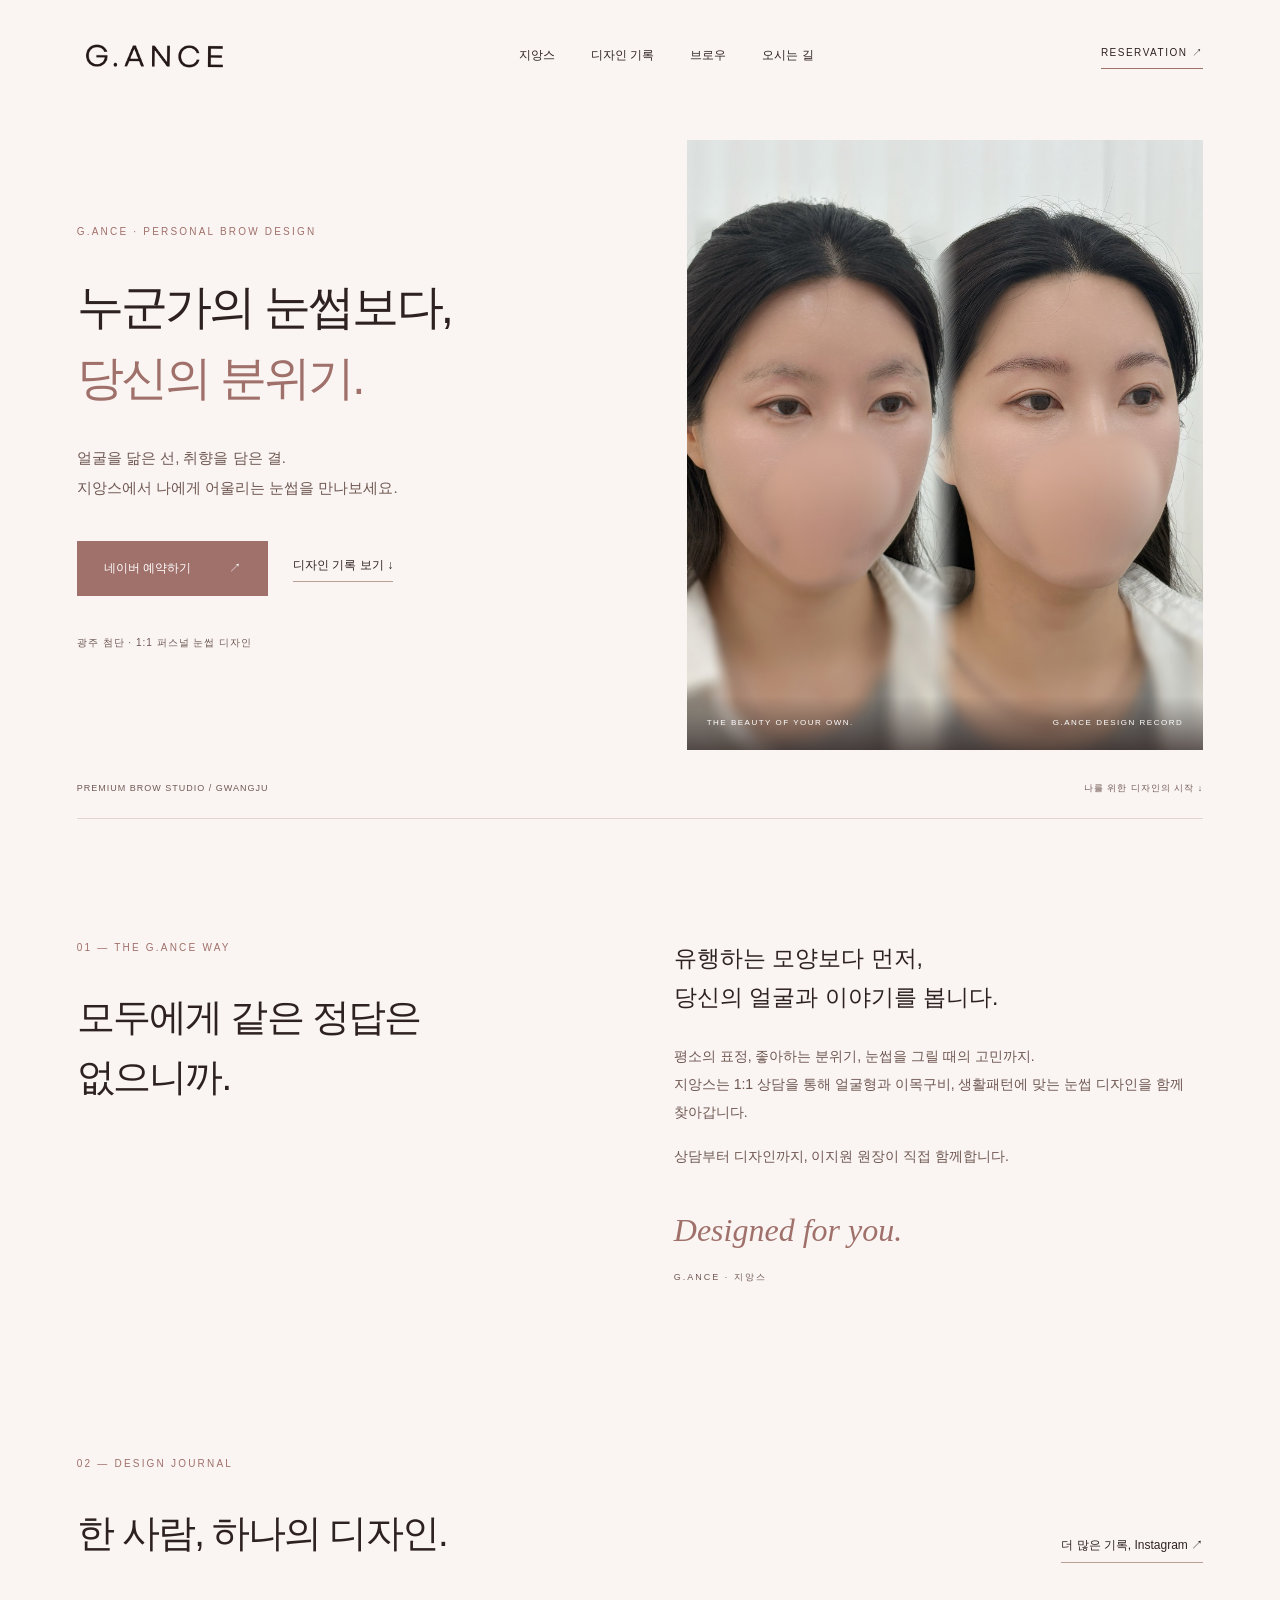
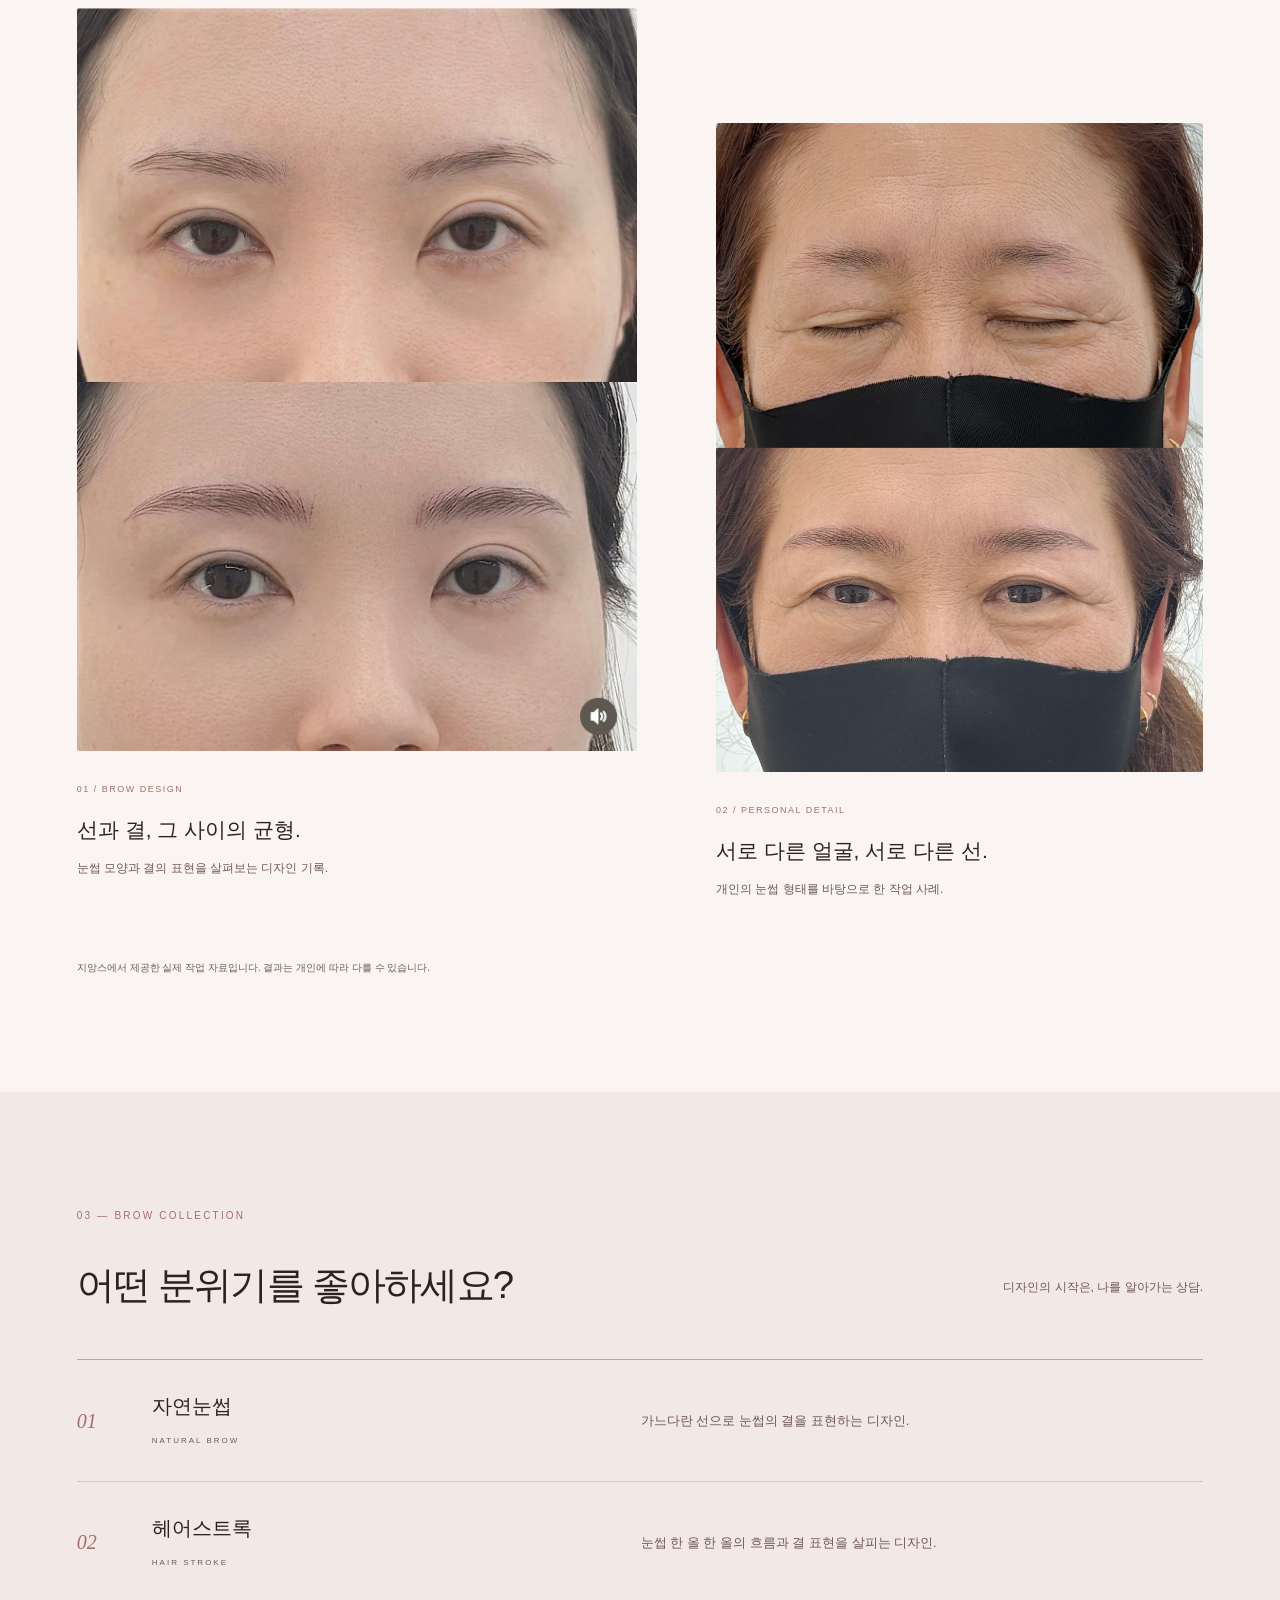
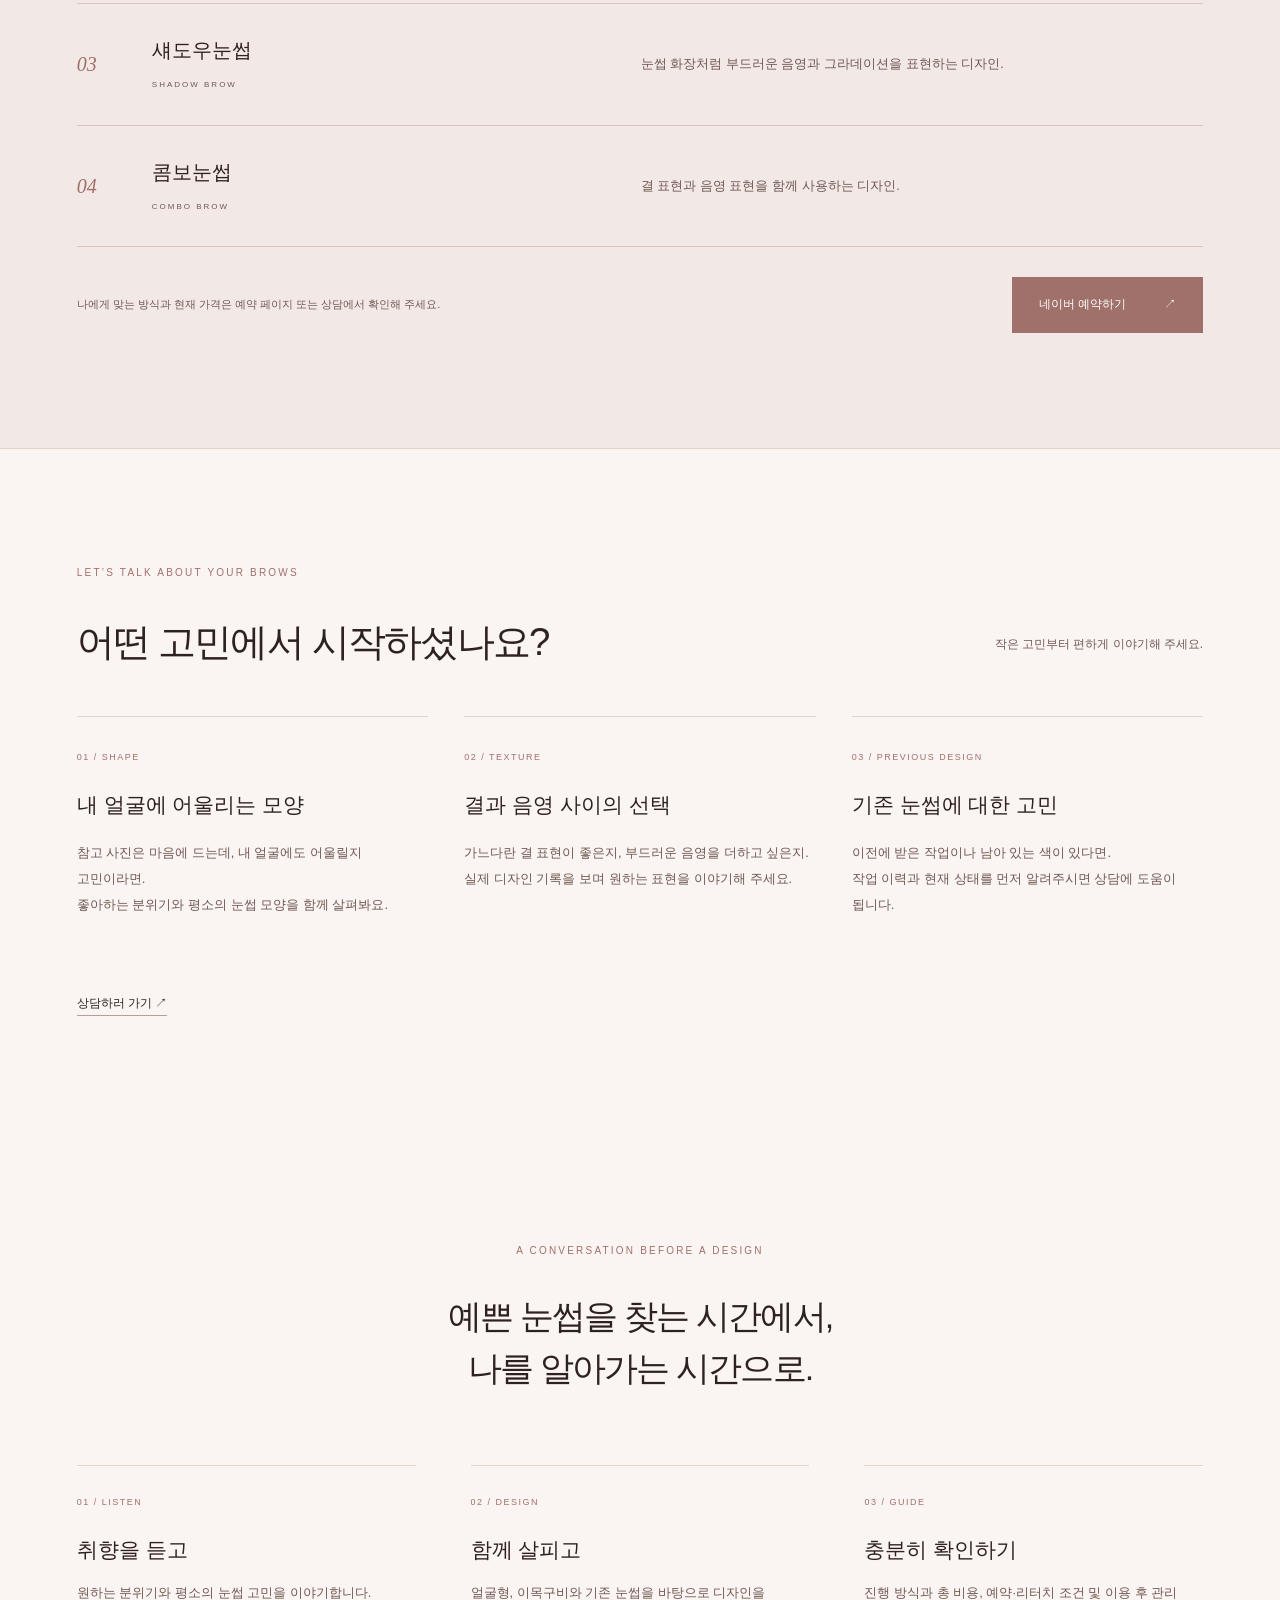
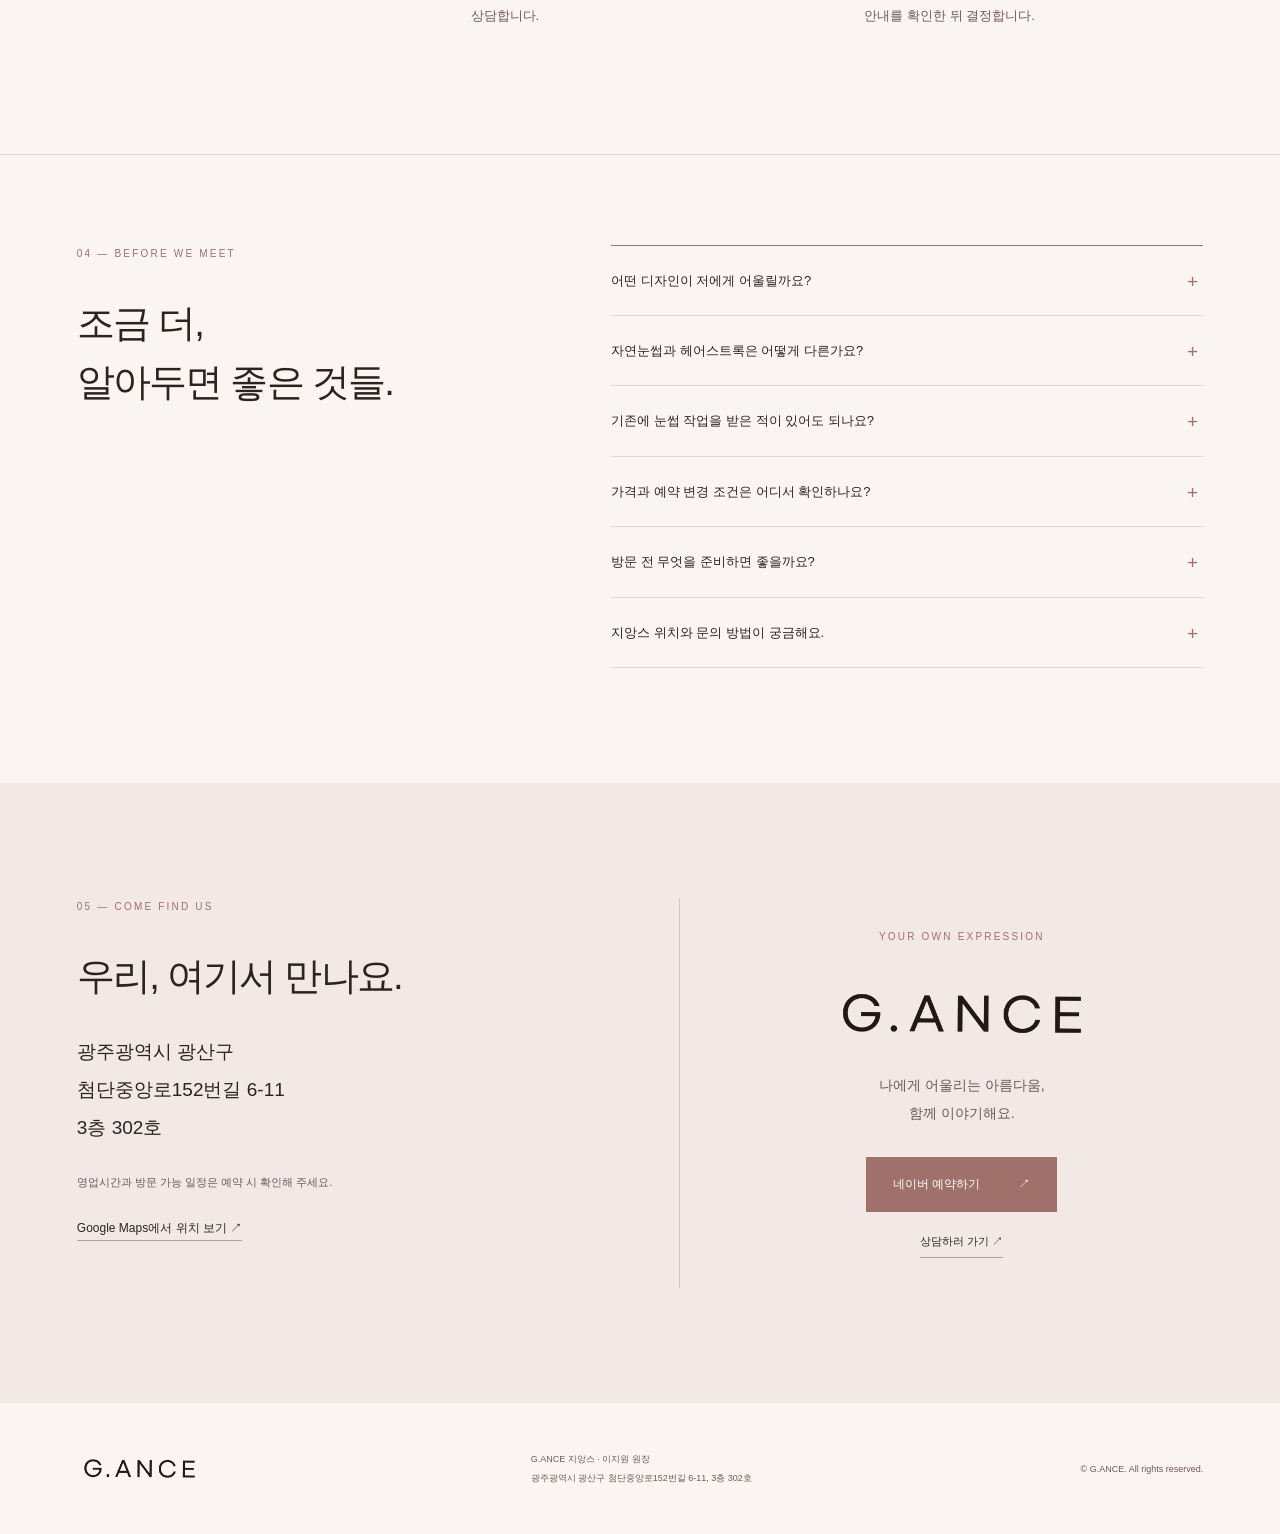
<file: index.html>
<!doctype html>
<html lang="ko">
<head>
  <meta charset="utf-8">
  <meta name="viewport" content="width=device-width, initial-scale=1">
  <title>G.ANCE 지앙스 | 광주 첨단 눈썹 디자인</title>
  <meta name="description" content="광주광역시 광산구 첨단지구의 눈썹 디자인 브랜드 G.ANCE(지앙스). 자연눈썹·헤어스트록 등 디자인 소개와 실제 작업 기록, 네이버 예약 및 방문 안내를 확인하세요.">
  <!-- 공개 주소 변경 시 scripts/configure.mjs 실행 후 배포 파일 재생성 -->
  <link rel="canonical" href="https://gance-web.netlify.app/">
  <meta property="og:type" content="website">
  <meta property="og:locale" content="ko_KR">
  <meta property="og:site_name" content="G.ANCE 지앙스">
  <meta property="og:title" content="G.ANCE 지앙스 | 광주 첨단 눈썹 디자인">
  <meta property="og:description" content="누군가의 눈썹보다, 당신의 분위기. 광주 첨단 지앙스의 실제 작업 기록과 1:1 디자인 상담 안내.">
  <meta property="og:url" content="https://gance-web.netlify.app/">
  <meta name="twitter:card" content="summary">
  <meta name="twitter:title" content="G.ANCE 지앙스 | 광주 첨단 눈썹 디자인">
  <meta name="twitter:description" content="광주 첨단 지앙스의 브랜드 소개와 위치, 문의 안내.">
  <meta name="theme-color" content="#faf5f3">
  <link rel="icon" href="assets/images/favicon.svg" type="image/svg+xml">
  <link rel="stylesheet" href="css/style.css">
  <script src="js/main.js" defer></script>
  <script type="application/ld+json">
  {"@context":"https://schema.org","@type":"BeautySalon","name":"지앙스","alternateName":"G.ANCE","url":"https://gance-web.netlify.app/","description":"광주광역시 광산구 첨단지구에 위치한 눈썹 디자인 및 관련 뷰티 서비스 브랜드.","address":{"@type":"PostalAddress","streetAddress":"첨단중앙로152번길 6-11, 3층 302호","addressLocality":"광산구","addressRegion":"광주광역시","addressCountry":"KR"},"sameAs":["https://www.instagram.com/g.ance_/","https://pf.kakao.com/_ZJhdn"]}
  </script>
</head>
<body>
<a class="skip" href="#main">본문 바로가기</a>
<header class="header"><a class="wordmark" href="#" aria-label="지앙스 처음으로"><img src="assets/images/logo.png" width="1919" height="318" alt="G.ANCE 지앙스"></a><nav aria-label="주 메뉴"><a href="#about">지앙스</a><a href="#portfolio">디자인 기록</a><a href="#services">브로우</a><a href="#location">오시는 길</a></nav><a class="header-contact" href="https://m.place.naver.com/place/2097296952/ticket?entry=pll&amp;abtExp=N-RES-UX-26%3A1&amp;bk_query=%EC%A7%80%EC%95%99%EC%8A%A4" target="_blank" rel="noopener noreferrer">RESERVATION ↗</a></header>
<main id="main">
<section class="hero" aria-labelledby="hero-title"><div class="hero-copy"><p class="eyebrow">G.ANCE · PERSONAL BROW DESIGN</p><h1 id="hero-title">누군가의 눈썹보다,<br><em>당신의 분위기.</em></h1><p class="hero-intro">얼굴을 닮은 선, 취향을 담은 결.<br>지앙스에서 나에게 어울리는 눈썹을 만나보세요.</p><div class="hero-actions"><a class="button dark" href="https://m.place.naver.com/place/2097296952/ticket?entry=pll&amp;abtExp=N-RES-UX-26%3A1&amp;bk_query=%EC%A7%80%EC%95%99%EC%8A%A4" target="_blank" rel="noopener noreferrer">네이버 예약하기 <span aria-hidden="true">↗</span></a><a class="text-link" href="#portfolio">디자인 기록 보기 ↓</a></div><p class="hero-location">광주 첨단 · 1:1 퍼스널 눈썹 디자인</p></div><figure class="hero-photo"><img src="assets/images/brow-portrait.jpg" width="3442" height="4590" alt="지앙스 제공 고객 눈썹 디자인 비교 사진, 왼쪽과 오른쪽의 눈썹 모양과 결" fetchpriority="high"><figcaption><span>THE BEAUTY OF YOUR OWN.</span><span>G.ANCE DESIGN RECORD</span></figcaption></figure><div class="hero-bottom"><span>PREMIUM BROW STUDIO / GWANGJU</span><a href="#about">나를 위한 디자인의 시작 ↓</a></div></section>
<section class="section about" id="about" aria-labelledby="about-title"><div><p class="eyebrow">01 — THE G.ANCE WAY</p><h2 id="about-title">모두에게 같은 정답은<br>없으니까.</h2></div><div class="about-body"><p class="lead">유행하는 모양보다 먼저,<br>당신의 얼굴과 이야기를 봅니다.</p><p>평소의 표정, 좋아하는 분위기, 눈썹을 그릴 때의 고민까지.<br>지앙스는 1:1 상담을 통해 얼굴형과 이목구비, 생활패턴에 맞는 눈썹 디자인을 함께 찾아갑니다.</p><p>상담부터 디자인까지, 이지원 원장이 직접 함께합니다.</p><div class="about-sign">Designed for you.<span>G.ANCE · 지앙스</span></div></div></section>
<section class="section portfolio" id="portfolio" aria-labelledby="portfolio-title"><div class="section-heading"><div><p class="eyebrow">02 — DESIGN JOURNAL</p><h2 id="portfolio-title">한 사람, 하나의 디자인.</h2></div><a class="text-link" href="https://www.instagram.com/g.ance_/" target="_blank" rel="noopener noreferrer">더 많은 기록, Instagram ↗</a></div><div class="gallery"><figure class="gallery-main"><img src="assets/images/brow-main.jpg" width="1179" height="1565" alt="지앙스 제공 눈썹 디자인 비교 기록, 위아래 사진에서 확인하는 눈썹 형태와 결" loading="lazy"><figcaption><span>01 / BROW DESIGN</span><h3>선과 결, 그 사이의 균형.</h3><p>눈썹 모양과 결의 표현을 살펴보는 디자인 기록.</p></figcaption></figure><figure class="gallery-secondary"><img src="assets/images/brow-detail.jpg" width="3442" height="4590" alt="지앙스 제공 눈썹 디자인 비교 기록, 위아래 고객 사진에 담긴 눈썹 모양" loading="lazy"><figcaption><span>02 / PERSONAL DETAIL</span><h3>서로 다른 얼굴, 서로 다른 선.</h3><p>개인의 눈썹 형태를 바탕으로 한 작업 사례.</p></figcaption></figure></div><p class="section-note">지앙스에서 제공한 실제 작업 자료입니다. 결과는 개인에 따라 다를 수 있습니다.</p></section>
<section class="services-band"><div class="section services" id="services" aria-labelledby="services-title"><div class="section-heading"><div><p class="eyebrow">03 — BROW COLLECTION</p><h2 id="services-title">어떤 분위기를 좋아하세요?</h2></div><p>디자인의 시작은, 나를 알아가는 상담.</p></div><div class="service-list"><article><span class="service-number">01</span><div><h3>자연눈썹</h3><span class="service-en">NATURAL BROW</span></div><p>가느다란 선으로 눈썹의 결을 표현하는 디자인.</p></article><article><span class="service-number">02</span><div><h3>헤어스트록</h3><span class="service-en">HAIR STROKE</span></div><p>눈썹 한 올 한 올의 흐름과 결 표현을 살피는 디자인.</p></article><article><span class="service-number">03</span><div><h3>섀도우눈썹</h3><span class="service-en">SHADOW BROW</span></div><p>눈썹 화장처럼 부드러운 음영과 그라데이션을 표현하는 디자인.</p></article><article><span class="service-number">04</span><div><h3>콤보눈썹</h3><span class="service-en">COMBO BROW</span></div><p>결 표현과 음영 표현을 함께 사용하는 디자인.</p></article></div><div class="service-bottom"><p>나에게 맞는 방식과 현재 가격은 예약 페이지 또는 상담에서 확인해 주세요.</p><a class="button dark" href="https://m.place.naver.com/place/2097296952/ticket?entry=pll&amp;abtExp=N-RES-UX-26%3A1&amp;bk_query=%EC%A7%80%EC%95%99%EC%8A%A4" target="_blank" rel="noopener noreferrer">네이버 예약하기 <span aria-hidden="true">↗</span></a></div></div></section>
<section class="section consultation" aria-labelledby="consultation-title"><div class="section-heading"><div><p class="eyebrow">LET’S TALK ABOUT YOUR BROWS</p><h2 id="consultation-title">어떤 고민에서 시작하셨나요?</h2></div><p>작은 고민부터 편하게 이야기해 주세요.</p></div><div class="concern-grid"><article><span>01 / SHAPE</span><h3>내 얼굴에 어울리는 모양</h3><p>참고 사진은 마음에 드는데, 내 얼굴에도 어울릴지 고민이라면.<br>좋아하는 분위기와 평소의 눈썹 모양을 함께 살펴봐요.</p></article><article><span>02 / TEXTURE</span><h3>결과 음영 사이의 선택</h3><p>가느다란 결 표현이 좋은지, 부드러운 음영을 더하고 싶은지.<br>실제 디자인 기록을 보며 원하는 표현을 이야기해 주세요.</p></article><article><span>03 / PREVIOUS DESIGN</span><h3>기존 눈썹에 대한 고민</h3><p>이전에 받은 작업이나 남아 있는 색이 있다면.<br>작업 이력과 현재 상태를 먼저 알려주시면 상담에 도움이 됩니다.</p></article></div><a class="text-link" href="https://pf.kakao.com/_ZJhdn" target="_blank" rel="noopener noreferrer">상담하러 가기 ↗</a></section>
<section class="section approach" aria-labelledby="approach-title"><p class="eyebrow">A CONVERSATION BEFORE A DESIGN</p><h2 id="approach-title">예쁜 눈썹을 찾는 시간에서,<br>나를 알아가는 시간으로.</h2><div class="steps"><article><span>01 / LISTEN</span><h3>취향을 듣고</h3><p>원하는 분위기와 평소의 눈썹 고민을 이야기합니다.</p></article><article><span>02 / DESIGN</span><h3>함께 살피고</h3><p>얼굴형, 이목구비와 기존 눈썹을 바탕으로 디자인을 상담합니다.</p></article><article><span>03 / GUIDE</span><h3>충분히 확인하기</h3><p>진행 방식과 총 비용, 예약·리터치 조건 및 이용 후 관리 안내를 확인한 뒤 결정합니다.</p></article></div></section>
<section class="section faq" id="faq" aria-labelledby="faq-title"><div><p class="eyebrow">04 — BEFORE WE MEET</p><h2 id="faq-title">조금 더,<br>알아두면 좋은 것들.</h2></div><div class="faq-list"><details><summary>어떤 디자인이 저에게 어울릴까요?</summary><p>원하는 분위기와 평소 눈썹 고민을 알려주세요. 얼굴형과 이목구비, 기존 눈썹을 함께 살펴 1:1 상담으로 디자인을 제안합니다.</p></details><details><summary>자연눈썹과 헤어스트록은 어떻게 다른가요?</summary><p>지앙스의 서비스 안내에서는 모두 결을 표현하는 디자인으로 소개합니다. 도구와 구체적인 표현 방식, 나에게 적합한 방식은 실제 작업 예시와 함께 상담에서 확인해 주세요.</p></details><details><summary>기존에 눈썹 작업을 받은 적이 있어도 되나요?</summary><p>기존 작업 이력과 현재 눈썹 상태를 상담 시 알려주세요. 가능 여부와 진행 범위는 상태를 확인한 후 안내받으실 수 있습니다.</p></details><details><summary>가격과 예약 변경 조건은 어디서 확인하나요?</summary><p>네이버 예약 페이지에서 현재 가격 및 예약 가능 일정을 확인하고, 궁금한 점은 카카오톡 채널로 상담해 주세요. 예약금, 변경·취소와 리터치 조건은 예약 확정 전에 확인해 주세요.</p></details><details><summary>방문 전 무엇을 준비하면 좋을까요?</summary><p>평소 눈썹 고민, 원하는 디자인 참고 사진과 기존 작업 이력을 정리해 주세요. 방문 전 준비사항과 예상 소요시간은 예약 시 문의하실 수 있습니다.</p></details><details><summary>지앙스 위치와 문의 방법이 궁금해요.</summary><p>광주광역시 광산구 첨단중앙로152번길 6-11, 3층 302호입니다. 예약은 네이버 예약 페이지에서, 상담은 지앙스 카카오톡 채널에서 진행하실 수 있습니다. 방문 전 운영 일정을 확인해 주세요.</p></details></div></section>
<section class="location-band"><div class="section location" id="location" aria-labelledby="location-title"><div><p class="eyebrow">05 — COME FIND US</p><h2 id="location-title">우리, 여기서 만나요.</h2><address>광주광역시 광산구<br>첨단중앙로152번길 6-11<br><strong>3층 302호</strong></address><p class="visit-note">영업시간과 방문 가능 일정은 예약 시 확인해 주세요.</p><a class="text-link" href="https://www.google.com/maps/place/지앙스/" target="_blank" rel="noopener noreferrer">Google Maps에서 위치 보기 ↗</a></div><div class="visit-panel"><p class="eyebrow">YOUR OWN EXPRESSION</p><img src="assets/images/logo.png" width="1919" height="318" alt="G.ANCE"><p>나에게 어울리는 아름다움,<br>함께 이야기해요.</p><a class="button dark" href="https://m.place.naver.com/place/2097296952/ticket?entry=pll&amp;abtExp=N-RES-UX-26%3A1&amp;bk_query=%EC%A7%80%EC%95%99%EC%8A%A4" target="_blank" rel="noopener noreferrer">네이버 예약하기 <span aria-hidden="true">↗</span></a><a class="text-link" href="https://pf.kakao.com/_ZJhdn" target="_blank" rel="noopener noreferrer">상담하러 가기 ↗</a></div></div></section>
</main><footer><a class="wordmark" href="#" aria-label="지앙스 처음으로"><img src="assets/images/logo.png" width="1919" height="318" alt="G.ANCE 지앙스"></a><div><p>G.ANCE 지앙스 · 이지원 원장</p><p>광주광역시 광산구 첨단중앙로152번길 6-11, 3층 302호</p></div><span>© G.ANCE. All rights reserved.</span></footer><div class="mobile-contact"><a href="https://pf.kakao.com/_ZJhdn" target="_blank" rel="noopener noreferrer">상담하러 가기 ↗</a><a href="https://m.place.naver.com/place/2097296952/ticket?entry=pll&amp;abtExp=N-RES-UX-26%3A1&amp;bk_query=%EC%A7%80%EC%95%99%EC%8A%A4" target="_blank" rel="noopener noreferrer">네이버 예약 ↗</a></div>
</body>
</html>
</file>
<file: css/style.css>
:root{--paper:#faf5f3;--ink:#2e2220;--muted:#705953;--line:#e2d5ce;--rose:#a0706a;--blush:#f2e8e5}*{box-sizing:border-box}html{scroll-behavior:smooth;scroll-padding-top:30px}body{margin:0;background:var(--paper);color:var(--ink);font-family:-apple-system,BlinkMacSystemFont,"Apple SD Gothic Neo","Malgun Gothic",sans-serif;line-height:1.8;word-break:keep-all;-webkit-font-smoothing:antialiased}a{color:inherit;text-decoration:none}a:hover{text-decoration:underline;text-underline-offset:6px}a:focus-visible,summary:focus-visible{outline:2px solid var(--rose);outline-offset:6px}img{display:block;max-width:100%;height:auto}.skip{position:fixed;top:-100px;left:20px;background:var(--ink);color:white;padding:10px;z-index:10}.skip:focus{top:10px}.header{max-width:1600px;margin:auto;min-height:112px;padding:28px 6%;display:flex;align-items:center;justify-content:space-between;gap:32px}.wordmark{display:block;width:155px;flex-shrink:0}.header nav{display:flex;gap:36px;font-size:12px}.header-contact{font-size:10px;letter-spacing:1.5px;border-bottom:1px solid var(--rose);padding-bottom:6px}.hero{max-width:1600px;margin:auto;padding:28px 6% 0;display:grid;grid-template-columns:1.05fr 1fr;gap:30px 6%}.hero-copy{align-self:center;padding:50px 0 65px}.eyebrow{font-size:10px;letter-spacing:2.2px;color:var(--rose);font-weight:500;margin:0 0 30px}h1{font-size:clamp(35px,3.7vw,58px);font-weight:400;line-height:1.5;letter-spacing:-2.8px;margin:0 0 30px}h1 em{font-style:normal;color:var(--rose)}.hero-intro{font-size:15px;color:var(--muted);line-height:2}.hero-actions{display:flex;align-items:center;gap:25px;margin-top:38px}.button{display:inline-flex;align-items:center;justify-content:space-between;gap:38px;padding:16px 26px;font-size:12px;border:1px solid var(--rose);transition:background .2s}.dark{background:var(--rose);color:#fff}.dark:hover{background:#865b56;text-decoration:none}.text-link{font-size:12px;border-bottom:1px solid #b99e95;padding-bottom:5px}.hero-location{margin:38px 0 0;font-size:10px;color:var(--muted);letter-spacing:1px}.hero-photo{margin:0;position:relative;background:var(--blush)}.hero-photo>img{width:100%;height:610px;object-fit:cover}.hero-photo figcaption{position:absolute;bottom:0;left:0;right:0;display:flex;justify-content:space-between;gap:10px;padding:20px;color:#fff;font-size:8px;letter-spacing:1.5px;background:linear-gradient(transparent,#2e2220b3)}.hero-bottom{grid-column:1/-1;display:flex;justify-content:space-between;border-bottom:1px solid var(--line);font-size:9px;letter-spacing:1px;color:var(--muted);padding:0 0 22px}.section{max-width:1600px;margin:auto;padding:115px 6%}h2{font-size:clamp(29px,3vw,43px);line-height:1.55;font-weight:400;letter-spacing:-1.8px;margin:0 0 28px}h3{font-weight:400;font-size:20px;margin:0}p{margin:0 0 16px}.about{display:grid;grid-template-columns:1fr 1fr;gap:6%;padding-top:120px;padding-bottom:120px}.about-body>p{font-size:14px;line-height:2;color:var(--muted)}.about-body .lead{font-size:23px;color:var(--ink);line-height:1.7;margin-bottom:25px}.about-sign{font-family:Georgia,serif;font-size:32px;font-style:italic;margin-top:32px;color:var(--rose)}.about-sign span{display:block;font-family:Arial,sans-serif;font-size:9px;font-style:normal;letter-spacing:2px;margin-top:9px;color:var(--muted)}.portfolio{padding-top:50px}.section-heading{display:flex;justify-content:space-between;align-items:end;gap:30px;margin-bottom:45px}.section-heading h2{margin-bottom:0}.section-heading>p{font-size:12px;color:var(--muted)}.gallery{display:grid;grid-template-columns:1.15fr 1fr;gap:7%;align-items:start}.gallery figure{margin:0}.gallery-secondary{padding-top:115px}.gallery img{width:100%;border-radius:2px}.gallery figcaption{padding:22px 0}.gallery figcaption>span{font-size:9px;letter-spacing:1.5px;color:var(--rose)}.gallery h3{font-size:21px;margin:9px 0}.gallery p{font-size:12px;color:var(--muted)}.section-note{font-size:10px;color:var(--muted);margin:20px 0 0}.services-band,.location-band{background:var(--blush)}.service-list{border-top:1px solid #bba49a}.service-list article{display:grid;grid-template-columns:55px 1fr 1.2fr;gap:20px;padding:28px 0;border-bottom:1px solid #d8c6be;align-items:center}.service-number{font-family:Georgia,serif;font-style:italic;font-size:20px;color:var(--rose)}.service-en{font-size:8px;letter-spacing:2px;color:var(--muted)}.service-list p{font-size:13px;color:var(--muted);margin:0}.service-bottom{display:flex;justify-content:space-between;align-items:center;gap:30px;margin-top:30px}.service-bottom p{font-size:11px;color:var(--muted);margin:0}.approach{text-align:center;padding-top:110px;padding-bottom:110px}.approach h2{font-size:34px}.steps{display:grid;grid-template-columns:repeat(3,1fr);text-align:left;gap:55px;margin-top:70px}.steps article{border-top:1px solid var(--line);padding-top:20px}.steps span{font-size:9px;letter-spacing:1.5px;color:var(--rose)}.steps h3{font-size:21px;margin:16px 0 12px}.steps p{font-size:13px;color:var(--muted)}.faq{display:grid;grid-template-columns:1fr 1.3fr;gap:7%;border-top:1px solid var(--line);padding-top:90px}.faq-list{border-top:1px solid var(--rose)}details{border-bottom:1px solid var(--line)}summary{position:relative;list-style:none;cursor:pointer;font-size:13px;padding:23px 30px 23px 0}summary::-webkit-details-marker{display:none}summary:after{content:'+';position:absolute;right:5px;top:19px;font-size:19px;color:var(--rose)}details[open] summary:after{content:'−'}details p{font-size:12px;color:var(--muted);padding:0 25px 22px 0;margin:0}.location{display:grid;grid-template-columns:1fr 1fr;gap:7%}address{font-style:normal;font-size:19px;line-height:2}address strong{font-weight:400}.visit-note{font-size:11px;color:var(--muted);margin:26px 0 20px}.visit-panel{display:flex;align-items:center;justify-content:center;flex-direction:column;padding:30px 0 30px 40px;border-left:1px solid #d8c6be;text-align:center}.visit-panel img{width:270px;margin:15px 0 35px}.visit-panel>p:not(.eyebrow){font-size:14px;line-height:2;color:var(--muted);margin-bottom:30px}.visit-panel>.text-link{margin-top:20px;font-size:11px}footer{max-width:1600px;margin:auto;display:flex;align-items:center;justify-content:space-between;gap:30px;padding:45px 6%}footer .wordmark{width:125px}footer p,footer>span{font-size:9px;color:var(--muted);margin:3px 0}.mobile-contact{display:none}@media(min-width:1600px){.section,.hero,.header,footer{padding-left:96px;padding-right:96px}}@media(max-width:1000px){.header nav{gap:23px}.hero{gap:25px 4%}.hero-photo>img{height:530px}h1{font-size:40px}.hero-actions{flex-wrap:wrap;gap:18px}.section{padding-top:80px;padding-bottom:80px}.gallery{gap:35px}.gallery-secondary{padding-top:80px}.about-body .lead{font-size:21px}.steps{gap:30px}.service-list article{grid-template-columns:35px 1fr 1.2fr}}@media(max-width:650px){.header{min-height:80px;padding:24px 6%;flex-wrap:wrap;gap:22px}.wordmark{width:125px}.header-contact{font-size:8px;margin-left:auto}.header nav{order:3;width:100%;justify-content:space-between;font-size:11px;gap:12px;padding-top:12px;border-top:1px solid var(--line)}.hero{grid-template-columns:1fr;padding-top:10px;gap:28px}.hero-copy{padding:25px 0 8px}.eyebrow{font-size:8px;letter-spacing:1.7px;margin-bottom:23px}h1{font-size:39px;letter-spacing:-2px;margin-bottom:22px}.hero-intro{font-size:13px}.hero-actions{margin-top:25px;gap:20px}.button{padding:14px 20px;font-size:12px;gap:24px}.text-link{font-size:11px}.hero-location{margin-top:24px;font-size:9px}.hero-photo>img{height:auto;width:100%}.hero-photo figcaption{padding:15px;font-size:6px}.hero-bottom{font-size:7px;gap:20px;padding-bottom:18px;letter-spacing:.5px}.section{padding:65px 6%}.about,.faq,.location{grid-template-columns:1fr;gap:26px}h2{font-size:29px;letter-spacing:-1.3px}.about-body .lead{font-size:21px}.about-body>p{font-size:13px}.about-sign{font-size:28px}.portfolio{padding-top:20px}.section-heading{display:block;margin-bottom:28px}.section-heading>.text-link{display:inline-block;margin-top:20px}.section-heading>p{margin-top:18px}.gallery{grid-template-columns:1fr;gap:25px}.gallery-secondary{padding-top:0}.gallery img{max-height:none}.gallery h3{font-size:19px}.gallery figcaption{padding-top:16px}.service-list article{grid-template-columns:22px 1fr;gap:10px 20px;padding:24px 0}.service-list article>p{grid-column:2;font-size:12px;margin-top:5px}.service-list h3{font-size:19px}.service-bottom{display:block}.service-bottom .button{margin-top:22px}.approach h2{font-size:27px}.steps{grid-template-columns:1fr;gap:20px;margin-top:38px}.steps h3{font-size:20px;margin-top:9px}.steps p{font-size:12px}.faq h2 br{display:none}.faq{gap:15px}summary{font-size:12px}.location{gap:42px}.visit-panel{border-left:0;border-top:1px solid #d8c6be;padding:40px 0 0}.visit-panel img{width:220px}address{font-size:18px}footer{flex-wrap:wrap;padding:35px 6% 110px;gap:20px}footer .wordmark{width:105px}footer>div{flex-basis:100%;order:3}footer>span{font-size:8px}.mobile-contact{display:grid;grid-template-columns:1fr 1.5fr;position:fixed;bottom:0;left:0;right:0;z-index:5;background:var(--paper);box-shadow:0 -3px 20px #2e22200d}.mobile-contact a{text-align:center;font-size:12px;padding:15px 12px calc(15px + env(safe-area-inset-bottom))}.mobile-contact a:last-child{background:var(--rose);color:#fff}}@media(prefers-reduced-motion:reduce){html{scroll-behavior:auto}*{transition:none!important}}
/* Consultation content adapted from the supplied landing-page source. */
.consultation{border-top:1px solid var(--line)}
.concern-grid{display:grid;grid-template-columns:repeat(3,minmax(0,1fr));gap:36px;margin-bottom:30px}
.concern-grid article{padding:24px 0;border-top:1px solid var(--line)}
.concern-grid span{font-size:9px;letter-spacing:1.5px;color:var(--rose)}
.concern-grid h3{font-size:21px;margin:16px 0}
.concern-grid p{font-size:13px;line-height:2;color:var(--muted)}
@media(max-width:650px){.concern-grid{grid-template-columns:1fr;gap:0;margin-bottom:10px}.concern-grid h3{font-size:20px}.concern-grid p{font-size:12px}}
</file>
